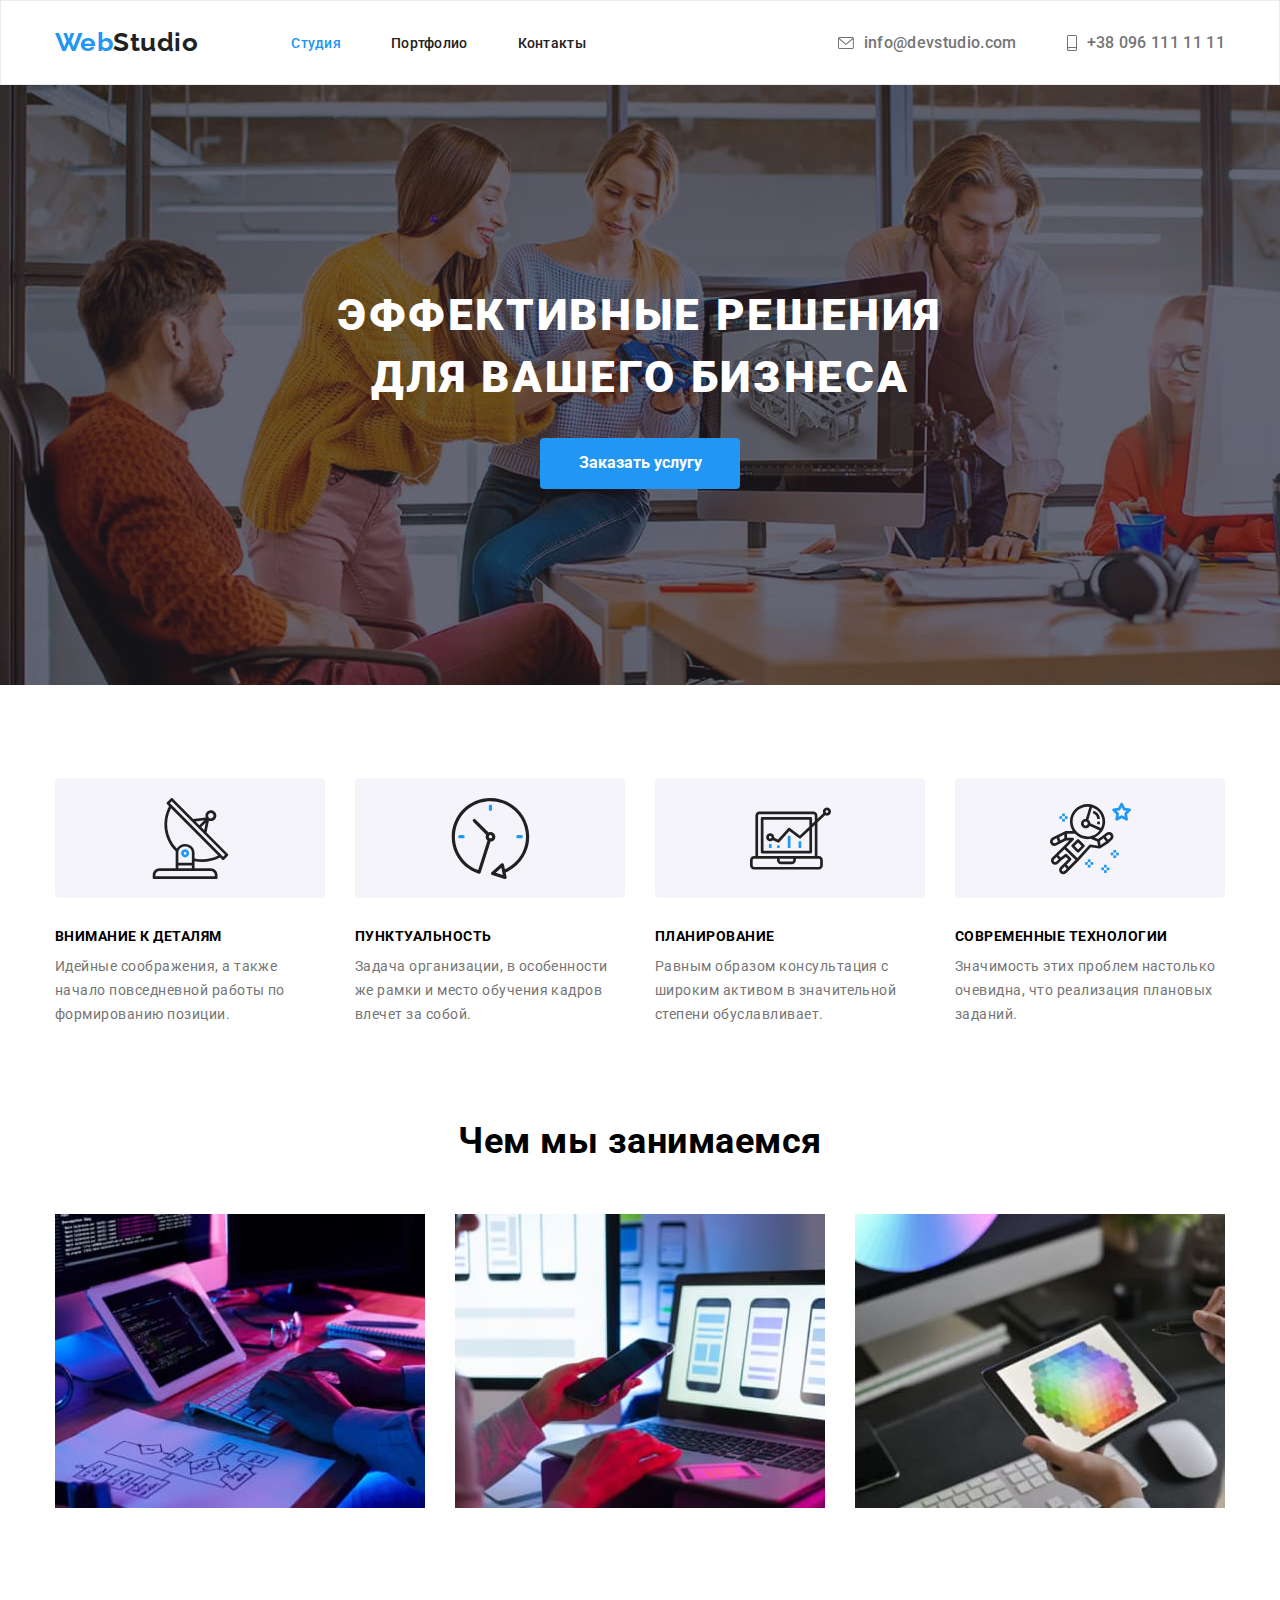
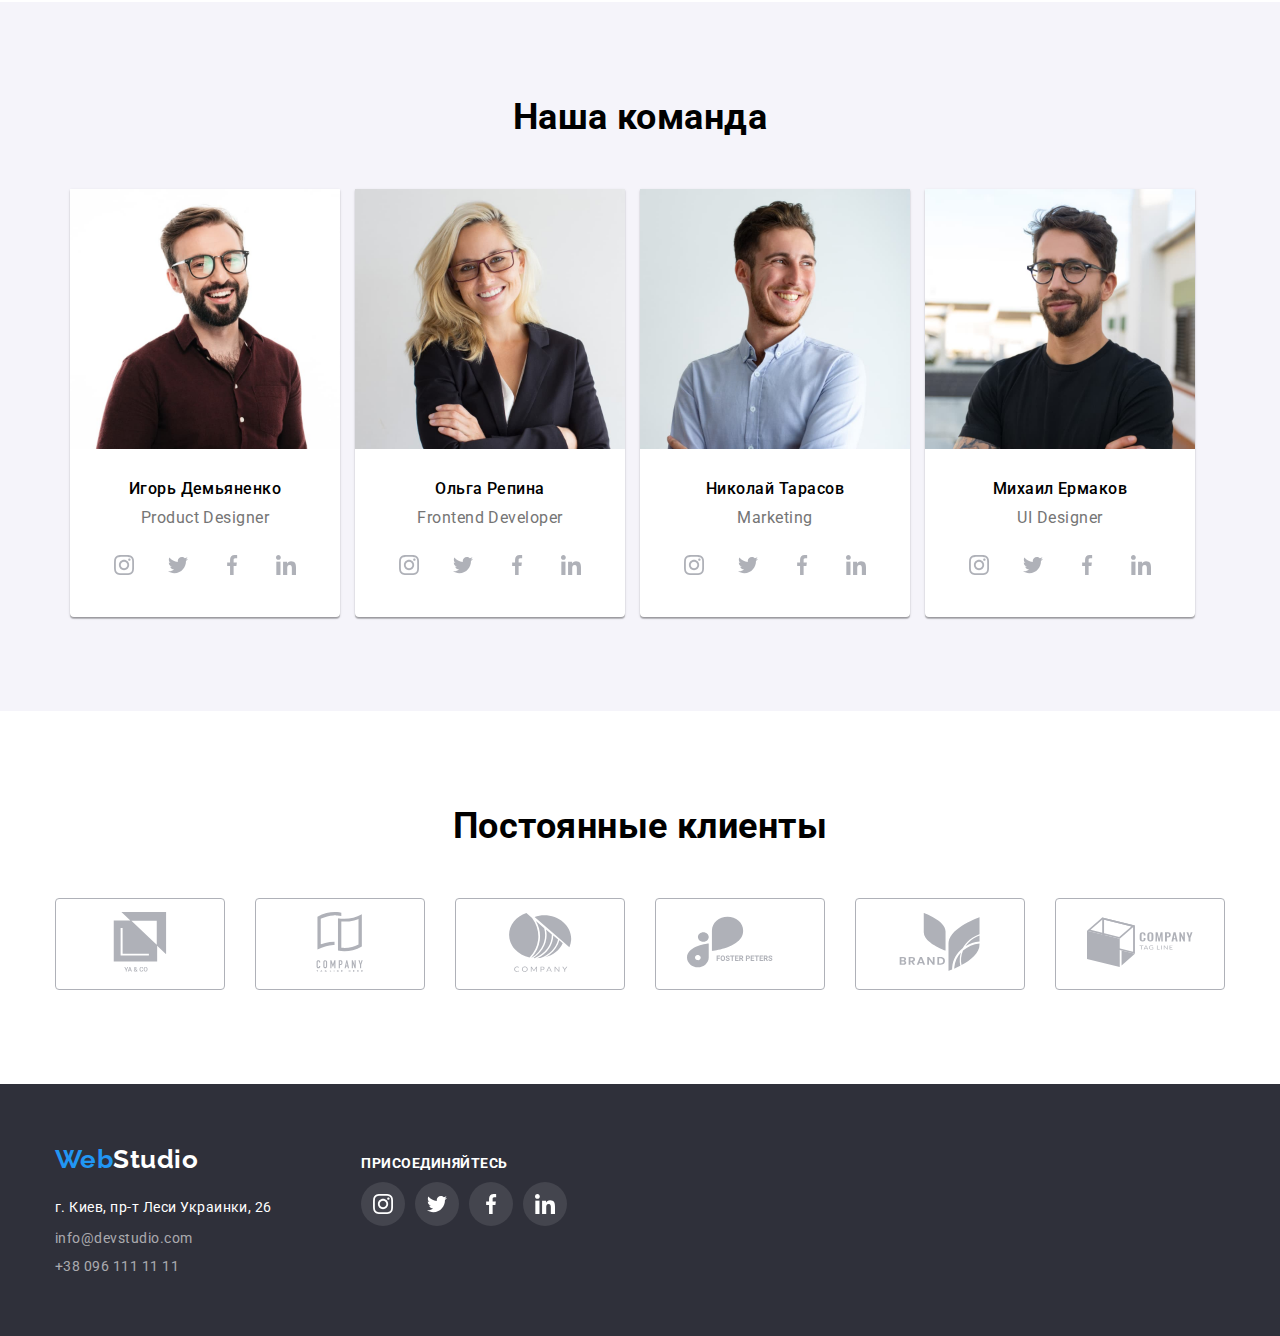
<file: index.html>
<!DOCTYPE html>
<html lang="ru">

<head>
    <meta charset="UTF-8" />
    <meta http-equiv="X-UA-Compatible" content="IE=edge" />
    <meta name="viewport" content="width=device-width, initial-scale=1.0" />
    <title>Web Studio</title>
    <link rel="preconnect" href="https://fonts.gstatic.com">
    <link
        href="https://fonts.googleapis.com/css2?family=Raleway:wght@700&family=Roboto:wght@400;500;700;900&display=swap"
        rel="stylesheet">
    <link rel="stylesheet"
        href="https://cdnjs.cloudflare.com/ajax/libs/modern-normalize/1.1.0/modern-normalize.min.css">
    <link rel="stylesheet" href="./css/styles.css">
</head>

<body>
    <!-- Шапка сайта-->
    <header>
        <div class="container main-nav">
            <div class="logo">
                <a href="./index.html">
                    <span class="logo-main">Web</span><span class="logo-header">Studio</span>
                </a>
            </div>
            <nav>
                <ul class="site-nav">
                    <li class="item"><a href="./index.html" class="link active">Студия</a></li>
                    <li class="item"><a href="./portfolio.html" class="link">Портфолио</a></li>
                    <li class="item"><a href="#" class="link">Контакты</a></li>
                </ul>
            </nav>
            <ul class="header-address">
                <li class="item">
                    <a href="mailto:info@devstudio.com" class="header-link"><svg width="16px" height="12px"
                            class="header-icon">
                            <use href="./images/sprite.svg#icon-mail"></use>
                        </svg>info@devstudio.com</a>
                </li>
                <li class="item">
                    <a href="tel:+380961111111" class="header-link"><svg width="10px" height="16px" class="header-icon">
                            <use href="./images/sprite.svg#icon-phone"></use>
                        </svg>+38 096 111 11 11</a>
                </li>
            </ul>
        </div>
    </header>

    <main class="main-section">
        <!-- Секция герой -->
        <section class="hero-section hero-container overlay">
            <div class="hero-content container">
                <h1 class="hero-text">Эффективные решения <br> для вашего бизнеса</h1>
                <button type="button" class="hero-button">Заказать услугу</button>
            </div>
        </section>

        <!-- Секция преимущества компании -->
        <section class="advantages-section container">
            <h2 class="visually-hidden">Преимущества компании</h2>
            <ul class="advantages">
                <li class="atention">
                    <h3 class="advantage">Внимание к деталям</h3>
                    <p class="advantage-text">Идейные соображения, а также начало повседневной работы по формированию
                        позиции.</p>
                </li>
                <li class="punctuality">
                    <h3 class="advantage">Пунктуальность</h3>
                    <p class="advantage-text">Задача организации, в особенности же рамки и место обучения кадров влечет
                        за собой.</p>
                </li>
                <li class="planing">
                    <h3 class="advantage">Планирование</h3>
                    <p class="advantage-text">Равным образом консультация с широким активом в значительной степени
                        обуславливает.</p>
                </li>
                <li class="technologies">
                    <h3 class="advantage">Современные технологии</h3>
                    <p class="advantage-text">Значимость этих проблем настолько очевидна, что реализация плановых
                        заданий.</p>
                </li>
            </ul>
        </section>

        <!-- Секция список услуг -->
        <section class="company-services container">
            <h2 class="head">Чем мы занимаемся</h2>
            <ul class="competence">
                <li class="list-item"><img src="./images/box-1-2.jpg" alt="верстка_сайтов" width="370"></li>
                <li class="list-item"><img src="./images/box-2-2.jpg" alt="разработка_мобильных_приложений" width="370">
                </li>
                <li class="list-item"><img src="./images/box-3-2.jpg" alt="процесс_разработки_дизайна" width="370"></li>
            </ul>
        </section>

        <!-- Секция команды -->
        <section class="team-section">
            <div class="container">

                <h2 class="our-team-head">Наша команда</h2>

                <ul class="team-image container">
                    <li class="list-item">
                        <img src="./images/img-1-2.jpg" alt="фото_сотрудника1" width="270">
                        <div class="card">
                            <h3 class="name-colleague">Игорь Демьяненко</h3>
                            <p lang="en" class="specialty">Product Designer</p>
                        </div>
                        <ul class="icon-list">
                            <li>
                                <a href="#" class="social-network"><svg class="icon" width="20px" height="20px">
                                        <use href="./images/sprite.svg#icon-instagram"></use>
                                    </svg> </a>
                            </li>
                            <li>
                                <a href="#" class="social-network"><svg class="icon" width="20px" height="20px">
                                        <use href="./images/sprite.svg#icon-twitter"></use>
                                    </svg> </a>
                            </li>
                            <li>
                                <a href="#" class="social-network"><svg class="icon" width="20px" height="20px">
                                        <use href="./images/sprite.svg#icon-facebook"></use>
                                    </svg> </a>
                            </li>
                            <li>
                                <a href="#" class="social-network"><svg class="icon" width="20px" height="20px">
                                        <use href="./images/sprite.svg#icon-linkedin"></use>
                                    </svg> </a>
                            </li>
                        </ul>
                    </li>

                    <li class="list-item">
                        <img src="./images/img-2-2.jpg" alt="фото_сотрудника2" width="270">
                        <div class="card">
                            <h3 class="name-colleague">Ольга Репина</h3>
                            <p lang="en" class="specialty">Frontend Developer</p>
                        </div>
                        <ul class="icon-list">
                            <li>
                                <a href="#" class="social-network"><svg class="icon" width="20px" height="20px">
                                        <use href="./images/sprite.svg#icon-instagram"></use>
                                    </svg> </a>
                            </li>
                            <li>
                                <a href="#" class="social-network"><svg class="icon" width="20px" height="20px">
                                        <use href="./images/sprite.svg#icon-twitter"></use>
                                    </svg> </a>
                            </li>
                            <li>
                                <a href="#" class="social-network"><svg class="icon" width="20px" height="20px">
                                        <use href="./images/sprite.svg#icon-facebook"></use>
                                    </svg> </a>
                            </li>
                            <li>
                                <a href="#" class="social-network"><svg class="icon" width="20px" height="20px">
                                        <use href="./images/sprite.svg#icon-linkedin"></use>
                                    </svg> </a>
                            </li>
                        </ul>
                    </li>

                    <li class="list-item">
                        <img src="./images/img-3-2.jpg" alt="фото_сотрудника3" width="270">
                        <div class="card">
                            <h3 class="name-colleague">Николай Тарасов</h3>
                            <p lang="en" class="specialty">Marketing</p>
                        </div>
                        <ul class="icon-list">
                            <li>
                                <a href="#" class="social-network"><svg class="icon" width="20px" height="20px">
                                        <use href="./images/sprite.svg#icon-instagram"></use>
                                    </svg> </a>
                            </li>
                            <li>
                                <a href="#" class="social-network"><svg class="icon" width="20px" height="20px">
                                        <use href="./images/sprite.svg#icon-twitter"></use>
                                    </svg> </a>
                            </li>
                            <li>
                                <a href="#" class="social-network"><svg class="icon" width="20px" height="20px">
                                        <use href="./images/sprite.svg#icon-facebook"></use>
                                    </svg> </a>
                            </li>
                            <li>
                                <a href="#" class="social-network"><svg class="icon" width="20px" height="20px">
                                        <use href="./images/sprite.svg#icon-linkedin"></use>
                                    </svg> </a>
                            </li>
                        </ul>
                    </li>

                    <li class="list-item">
                        <img src="./images/img-4-2.jpg" alt="фото_сотрудника4" width="270">
                        <div class="card">
                            <h3 class="name-colleague">Михаил Ермаков</h3>
                            <p lang="en" class="specialty">UI Designer</p>
                        </div>
                        <ul class="icon-list">
                            <li>
                                <a href="#" class="social-network"><svg class="icon" width="20px" height="20px">
                                        <use href="./images/sprite.svg#icon-instagram"></use>
                                    </svg> </a>
                            </li>
                            <li>
                                <a href="#" class="social-network"><svg class="icon" width="20px" height="20px">
                                        <use href="./images/sprite.svg#icon-twitter"></use>
                                    </svg> </a>
                            </li>
                            <li>
                                <a href="#" class="social-network"><svg class="icon" width="20px" height="20px">
                                        <use href="./images/sprite.svg#icon-facebook"></use>
                                    </svg> </a>
                            </li>
                            <li>
                                <a href="#" class="social-network"><svg class="icon" width="20px" height="20px">
                                        <use href="./images/sprite.svg#icon-linkedin"></use>
                                    </svg> </a>
                            </li>
                        </ul>
                    </li>
                </ul>
            </div>
        </section>
        <section class="our-clients-section container">
            <h2 class="head">Постоянные клиенты</h2>
            <ul class="clients-list">
                <li class="client">
                    <a href="#">
                        <svg class="client-icon"><use href="./images/sprite.svg#icon-yago"></use></svg>
                    </a>
                </li>
                <li class="client">
                    <a href="#">
                        <svg class="client-icon"><use href="./images/sprite.svg#icon-tagline"></use></svg>
                    </a>
                </li>
                <li class="client">
                    <a href="#">
                        <svg class="client-icon"><use href="./images/sprite.svg#icon-company"></use></svg>
                    </a>
                </li>
                <li class="client">
                    <a href="#">
                        <svg class="client-icon"><use href="./images/sprite.svg#icon-foster-peters"></use></svg>
                    </a>
                </li>
                <li class="client"> 
                    <a href="#">
                        <svg class="client-icon"><use href="./images/sprite.svg#icon-brand"></use></svg>
                    </a>
                </li>
                <li class="client">
                    <a href="#">
                        <svg class="client-icon"><use href="./images/sprite.svg#icon-tag"></use></svg>
                    </a>
                </li>
            </ul>
        </section>
    </main>

    <footer class="footer-container">
        <section class="container footer-flex">
            <div class="footer-main">
            <div class="logo">
                <a href="./index.html">
                    <span class="logo-main">Web</span><span class="logo-footer">Studio</span>
                </a>
            </div>
            <address>
                <p class="footer-address">г. Киев, пр-т Леси Украинки, 26</p>
                <ul class="footer-contacts">
                    <li class="footer-item"><a href="mailto:info@devstudio.com"
                            class="footer-link">info@devstudio.com</a></li>
                    <li class="footer-item"><a href="tel:+380961111111" class="footer-link">+38 096 111 11 11</a></li>
                </ul>
            </address>
            </div>

            <div class="footer-network footer-list">
                <p class="footer-title">присоединяйтесь</p>
                <ul class="footer-links">
                    <li>
                        <a href="#" class="social-network"><svg class="icon-footer" width="20px" height="20px">
                                <use href="./images/sprite.svg#icon-instagram"></use>
                            </svg> </a>
                    </li>
                    <li>
                        <a href="#" class="social-network"><svg class="icon-footer" width="20px" height="20px">
                                <use href="./images/sprite.svg#icon-twitter"></use>
                            </svg> </a>
                    </li>
                    <li>
                        <a href="#" class="social-network"><svg class="icon-footer" width="20px" height="20px">
                                <use href="./images/sprite.svg#icon-facebook"></use>
                            </svg> </a>
                    </li>
                    <li>
                        <a href="#" class="social-network"><svg class="icon-footer" width="20px" height="20px">
                                <use href="./images/sprite.svg#icon-linkedin"></use>
                            </svg> </a>
                    </li>
                </ul>
            </div>
        </section>
    </footer>
</body>

</html>
</file>
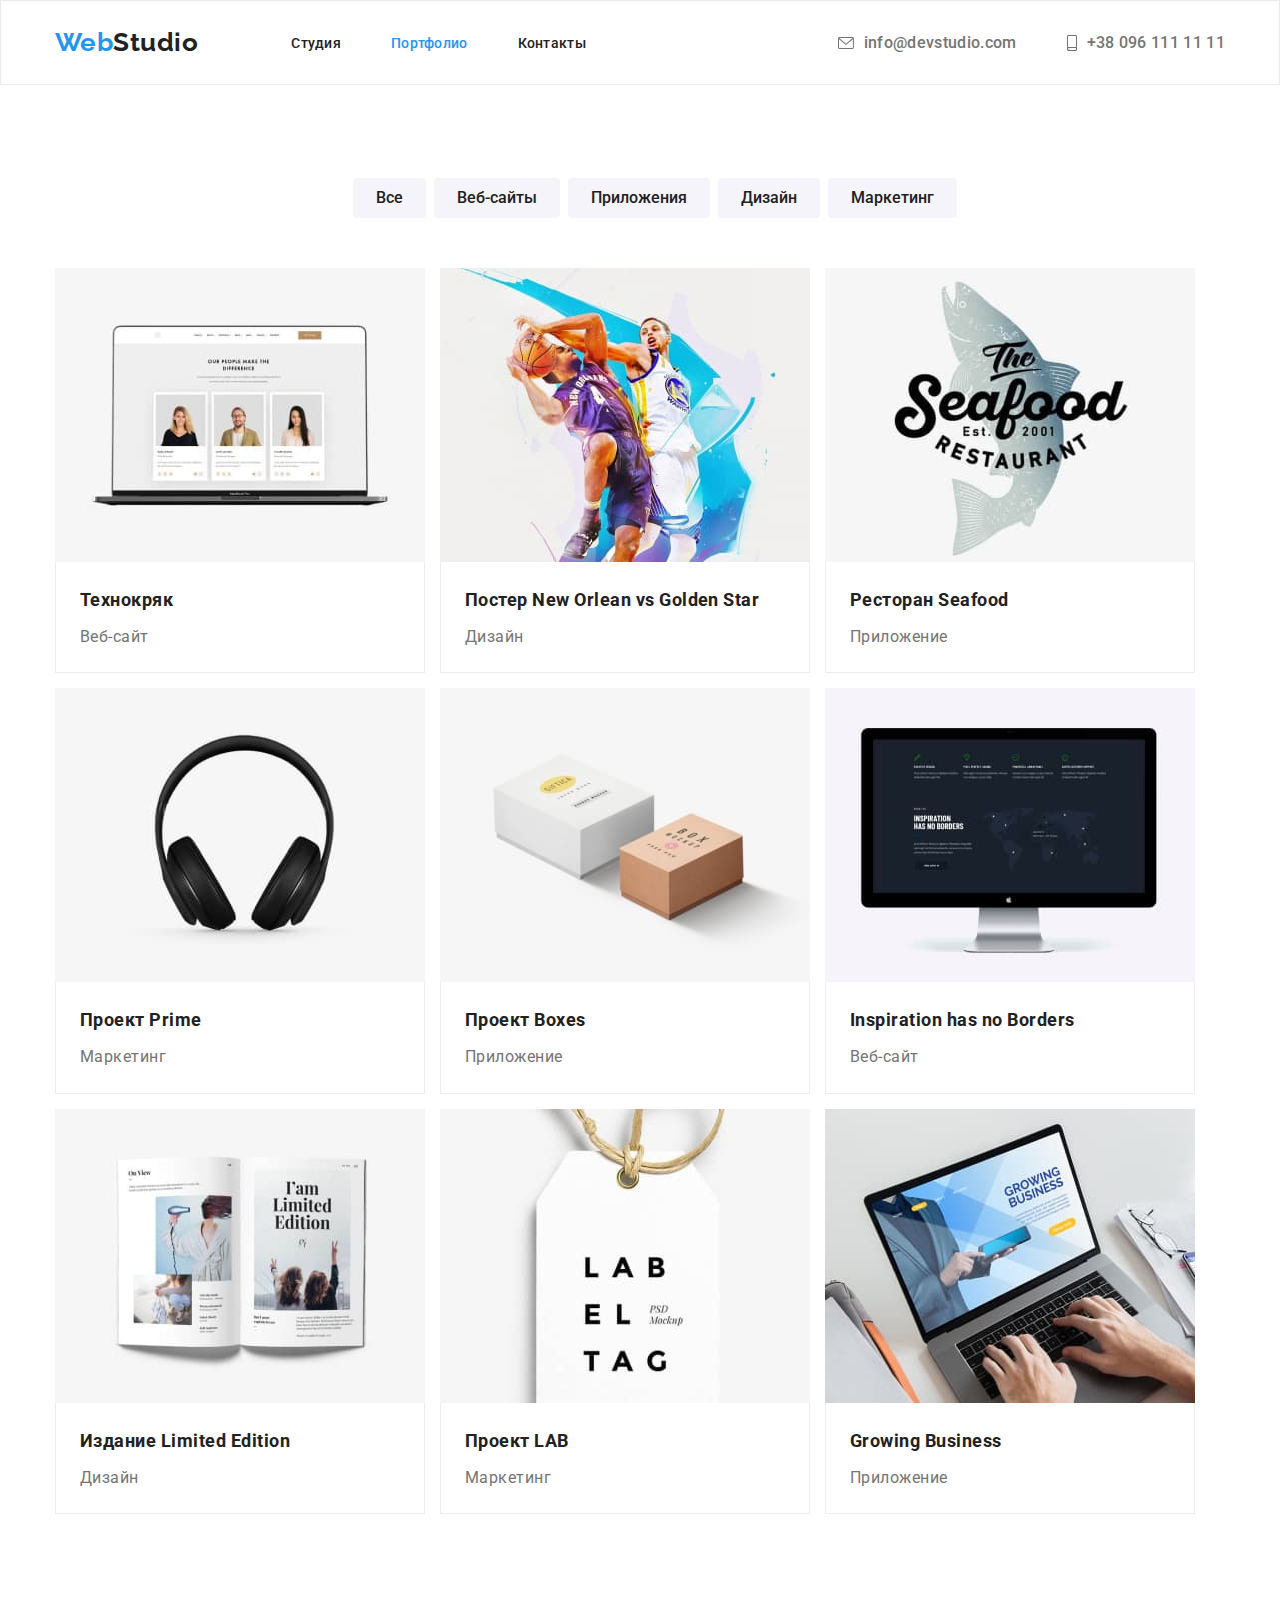
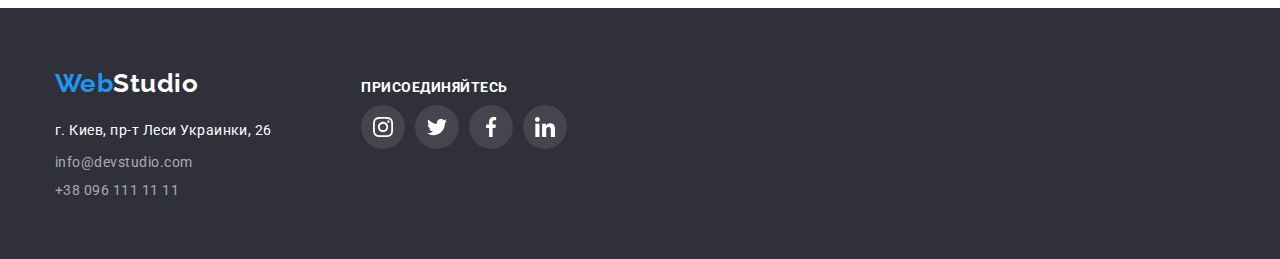
<file: portfolio.html>
<!DOCTYPE html>
<html lang="ru">

<head>
    <meta charset="UTF-8" />
    <meta http-equiv="X-UA-Compatible" content="IE=edge" />
    <meta name="viewport" content="width=device-width, initial-scale=1.0" />
    <title>Portfolio</title>
    <link rel="preconnect" href="https://fonts.gstatic.com">
    <link
        href="https://fonts.googleapis.com/css2?family=Raleway:wght@700&family=Roboto:wght@400;500;700;900&display=swap"
        rel="stylesheet">
    <link rel="preconnect" href="https://fonts.gstatic.com">
    <link href="https://fonts.googleapis.com/css2?family=Roboto:wght@400;700&display=swap" rel="stylesheet">
    <link rel="stylesheet"
        href="https://cdnjs.cloudflare.com/ajax/libs/modern-normalize/1.1.0/modern-normalize.min.css">
    <link rel="stylesheet" href="./css/styles.css">
</head>

<body>
    <!-- Шапка сайта-->
    <header>
        <div class="container main-nav">
            <div class="logo">
                <a href="./index.html">
                    <span class="logo-main">Web</span><span class="logo-header">Studio</span>
                </a>
            </div>
            <nav>
                <ul class="site-nav">
                    <li class="item"><a href="./index.html" class="link">Студия</a></li>
                    <li class="item"><a href="./portfolio.html" class="link active">Портфолио</a></li>
                    <li class="item"><a href="#" class="link">Контакты</a></li>
                </ul>
            </nav>
            <ul class="header-address">
                <li class="item">
                    <a href="mailto:info@devstudio.com" class="header-link"><svg width="16px" height="12px"
                            class="header-icon">
                            <use href="./images/sprite.svg#icon-mail"></use>
                        </svg>info@devstudio.com</a>
                </li>
                <li class="item">
                    <a href="tel:+380961111111" class="header-link"><svg width="10px" height="16px" class="header-icon">
                            <use href="./images/sprite.svg#icon-phone"></use>
                        </svg>+38 096 111 11 11</a>
                </li>
            </ul>
        </div>
    </header>

    <!-- Основной контент страницы-->
    <main>
        <!-- Список сортировки-->
        <section class="filter container">
            <h1 class="visually-hidden">Портфолио</h1>
            <ul class="section-button buttons-list container">
                <li class="item" ><button type="button" class="buttons-list-element">Все</button></li>
                <li class="item"><button type="button" class="buttons-list-element">Веб-сайты</button></li>
                <li class="item"><button type="button" class="buttons-list-element">Приложения</button></li>
                <li class="item"><button type="button" class="buttons-list-element">Дизайн</button></li>
                <li class="item"><button type="button" class="buttons-list-element">Маркетинг</button></li>
            </ul>
        </section>
        <!-- Примеры готовых продуктов -->
        <section class="finished-product container">
            <h2 class="visually-hidden">Галерея</h2>
            <ul class="product-section decoration">

                <li class="product-item">
                    <img src="./images/portfolio/img-1-2.jpg" alt="изображение сайта 1" width="370">
                    <div class="card-content">
                        <h3 class="name-product">Технокряк</h3>
                        <p class="type-product">Веб-сайт</p>
                    </div>
                </li>


                <li class="product-item">
                    <img src="./images/portfolio/img-2-2.jpg" alt="спортивный постер" width="370">
                    <div class="card-content">
                        <h3 class="name-product">Постер New Orlean vs Golden Star</h3>
                        <p class="type-product">Дизайн</p>
                    </div>
                </li>

                <li class="product-item">
                    <img src="./images/portfolio/img-3-2.jpg" alt="изображение лого ресторана" width="370">
                    <div class="card-content">
                        <h3 class="name-product">Ресторан Seafood</h3>
                        <p class="type-product">Приложение</p>
                    </div>
                </li>

                <li class="product-item">
                    <img src="./images/portfolio/img-4-2.jpg" alt="изображение наушников" width="370">
                    <div class="card-content">
                        <h3 class="name-product">Проект Prime</h3>
                        <p class="type-product">Маркетинг</p>
                    </div>
                </li>

                <li class="product-item">
                    <img src="./images/portfolio/img-5-2.jpg" alt="изображение картонных коробок" width="370">
                    <div class="card-content">
                        <h3 class="name-product">Проект Boxes</h3>
                        <p class="type-product">Приложение</p>
                    </div>
                </li>

                <li class="product-item">
                    <img src="./images/portfolio/img-6-2.jpg" alt="изображение сайта 2" width="370">
                    <div class="card-content">
                        <h3 class="name-product">Inspiration has no Borders</h3>
                        <p class="type-product">Веб-сайт</p>
                    </div>
                </li>

                <li class="product-item">
                    <img src="./images/portfolio/img-7-2.jpg" alt="изображение открытой книги" width="370">
                    <div class="card-content">
                        <h3 class="name-product">Издание Limited Edition</h3>
                        <p class="type-product">Дизайн</p>
                    </div>
                </li>

                <li class="product-item">
                    <img src="./images/portfolio/img-8-2.jpg" alt="изображение этикетки" width="370">
                    <div class="card-content">
                        <h3 class="name-product">Проект LAB</h3>
                        <p class="type-product">Маркетинг</p>
                    </div>
                </li>

                <li class="product-item">
                    <img src="./images/portfolio/img-9-2.jpg" alt="изображение ноутбука" width="370">
                    <div class="card-content">
                        <h3 class="name-product">Growing Business</h3>
                        <p class="type-product">Приложение</p>
                    </div>
                </li>

            </ul>
        </section>
    </main>
    <footer class="footer-container">
        <section class="container footer-flex">
            <div class="footer-main">
                <div class="logo">
                    <a href="./index.html">
                        <span class="logo-main">Web</span><span class="logo-footer">Studio</span>
                    </a>
                </div>
                <address>
                    <p class="footer-address">г. Киев, пр-т Леси Украинки, 26</p>
                    <ul class="footer-contacts">
                        <li class="footer-item"><a href="mailto:info@devstudio.com"
                                class="footer-link">info@devstudio.com</a></li>
                        <li class="footer-item"><a href="tel:+380961111111" class="footer-link">+38 096 111 11 11</a></li>
                    </ul>
                </address>
            </div>
    
            <div class="footer-network footer-list">
                <p class="footer-title">присоединяйтесь</p>
                <ul class="footer-links">
                    <li>
                        <a href="#" class="social-network"><svg class="icon-footer" width="20px" height="20px">
                                <use href="./images/sprite.svg#icon-instagram"></use>
                            </svg> </a>
                    </li>
                    <li>
                        <a href="#" class="social-network"><svg class="icon-footer" width="20px" height="20px">
                                <use href="./images/sprite.svg#icon-twitter"></use>
                            </svg> </a>
                    </li>
                    <li>
                        <a href="#" class="social-network"><svg class="icon-footer" width="20px" height="20px">
                                <use href="./images/sprite.svg#icon-facebook"></use>
                            </svg> </a>
                    </li>
                    <li>
                        <a href="#" class="social-network"><svg class="icon-footer" width="20px" height="20px">
                                <use href="./images/sprite.svg#icon-linkedin"></use>
                            </svg> </a>
                    </li>
                </ul>
            </div>
        </section>
    </footer>
</body>

</html>
</file>
<file: css/styles.css>
:root {
  --main-black-color: #212121;
  --secondary-text-color: #757575;
  --hero-footer-bg-color: #2f303a;
  --extra-blue-color: #2196f3;
  --main-white-color: #ffffff;
  --secondary-bg-color: #f5f4fa;
  --footer-link-color: rgba(255, 255, 255, 0.6);
  --border-color: #ececec;
  --secondary-border-color: #eeeeee;
  --icon-bg-color: #afb1b8;
  --icon-bgc-footer: rgba(255, 255, 255, 0.1);

  --card-set-gap: 15px;
  --box-shadow: 0px 1px 3px rgba(0, 0, 0, 0.12), 0px 1px 1px rgba(0, 0, 0, 0.14),
    0px 2px 1px rgba(0, 0, 0, 0.2);
}

.container {
  width: 1200px;
  padding-left: 15px;
  padding-right: 15px;
  margin-left: auto;
  margin-right: auto;

  /* outline: 2px dotted red; */
}
h1,
h2,
h3 {
  margin-top: 0px;
  margin-bottom: 0px;
}

ul,
p {
  margin: 0px;
  padding: 0px;
}
/* стили для index.html */
body {
  font-family: "Roboto", sans-serif;
  color: var(--main-text-color);
  line-height: 1.2;
  letter-spacing: 0.03em;
}
/* Убираем маркеры в списках по умолчанию */
li {
  list-style-type: none;
}
/* Убираем подчеркивание в ссылках по умолчанию */
a {
  text-decoration: none;
}
/* Убираем курсив по умолчанию */
address {
  font-style: normal;
}

/* Шапка страницы */
header {
  background-color: var(--main-white-color);
  border: 1px solid var(--border-color);
}
.main-nav,
.site-nav,
.header-address {
  display: flex;
  align-items: center;
}

/* Стили логотипа */
.logo {
  margin-right: 93px;
  font-weight: 700;
  font-size: 26px;
  line-height: 1.2;
  font-family: Raleway, sans-serif;
  text-decoration: none;
}
.site-nav > .item {
  padding: 32px 0px;
}
.site-nav .item + .item {
  margin-left: 50px;
}
.header-address {
  margin-left: auto;
}
.header-address .item {
  min-width: 135px;
  min-height: 16px;
  justify-content: center;
  align-content: center;
}
.header-address .item + .item {
  margin-left: 50px;
}
.header-link {
  display: flex;
  align-items: center;
}
.logo-main {
  color: var(--extra-blue-color);
}
.logo-header {
  color: var(--main-black-color);
}
.logo-footer {
  color: var(--main-white-color);
}
/* Стили навигации */

.site-nav .link {
  font-weight: 500;
  font-size: 14px;
  line-height: 1.2;
  letter-spacing: 0.02em;
  color: var(--main-black-color);
}
.site-nav .link:hover,
.site-nav .link:focus,
.site-nav .active {
  color: var(--extra-blue-color);
}

.header-icon {
  padding: 0;
  margin-right: 10px;

  display: inline-block;
  justify-content: center;
  align-items: center;

  fill: var(--secondary-text-color);
}
.header-link:hover .header-icon,
.header-link:focus .header-icon {
  fill: var(--extra-blue-color);
  cursor: pointer;
}

.header-address .header-link {
  font-weight: 500;
  line-height: 1.2;
  letter-spacing: 0.02em;
  color: var(--secondary-text-color);
}
.header-address .header-link:hover,
.header-address .header-link:focus {
  color: var(--extra-blue-color);
}

/* Основные стили контента страницы */
.overlay {
  max-width: 1600px;
  height: 600px;
  margin-left: auto;
  margin-right: auto;
  background-image: linear-gradient(
      to right,
      rgba(47, 48, 58, 0.4),
      rgba(47, 48, 58, 0.4)
    ),
    url(../images/hero.jpg);
}
.hero-section .hero-text {
  color: var(--main-white-color);
  letter-spacing: 0.06em;
  font-weight: 900;
  font-size: 44px;
  line-height: 1.4;
  text-transform: uppercase;
  text-align: center;
}
.hero-text {
  margin-bottom: 30px;
}
.hero-button {
  min-width: 200px;
  padding: 10px 32px;
  border: 0px;
  border-radius: 4px;
  align-items: center;

  font-weight: 700;
  font-size: 16px;
  line-height: 1.9;
  background-color: var(--extra-blue-color);
  color: var(--main-white-color);
  cursor: pointer;
}
.hero-content {
  padding: 200px 0;
  text-align: center;
}
.hero-container {
  background-color: var(--hero-footer-bg-color);
  text-align: center;
}
/* Стили для секции преимуществ компании */
.advantages-section {
  padding-top: 94px;
  padding-bottom: 94px;
}
.advantages {
  display: flex;
  justify-content: space-between;
}

.advantage {
  font-size: 14px;
  text-transform: uppercase;
  margin-bottom: 10px;
}

.advantage-text {
  width: 270px;
  font-size: 14px;
  line-height: 1.7;
  color: var(--secondary-text-color);
}

.advantages .atention::before,
.advantages .punctuality::before,
.advantages .planing::before,
.advantages .technologies::before {
  height: 120px;
  background-color: var(--secondary-bg-color);
  content: "";
  display: block;
  margin-bottom: 30px;
  border-radius: 4px;
}

.advantages .atention::before {
  background-image: url(../images/svg-images/antenna.svg);
  background-size: 30%;
  background-repeat: no-repeat;
  background-position: center;
}

.advantages .punctuality::before {
  background-image: url(../images/svg-images/clock.svg);
  background-size: 30%;
  background-repeat: no-repeat;
  background-position: center;
}
.advantages .planing::before {
  background-image: url(../images/svg-images/diagram.svg);
  background-size: 30%;
  background-repeat: no-repeat;
  background-position: center;
}
.advantages .technologies::before {
  background-image: url(../images/svg-images/astronaut.svg);
  background-size: 30%;
  background-repeat: no-repeat;
  background-position: center;
}

/* Стили для секции услуг компании */
.company-services {
  padding-bottom: 94px;
}

.company-services > .head {
  font-size: 36px;
  text-align: center;
  margin-bottom: 50px;
}

.competence {
  display: flex;
  justify-content: space-between;
}

/* Стили секции команда */
.card {
  padding-top: 30px;
}
.team-section {
  padding-top: 94px;
  padding-bottom: 94px;
  background-color: var(--secondary-bg-color);
}
.our-team-head {
  font-size: 36px;
  text-align: center;
  margin-bottom: 50px;
}

.name-colleague {
  font-weight: 500;
  font-size: 16px;
  text-align: center;
  margin-bottom: 10px;
}
.specialty {
  font-size: 16px;
  color: var(--secondary-text-color);
  text-align: center;
  margin-bottom: 16px;
}

.icon-list {
  display: flex;
  margin: 0 auto;
  padding: 0 32px 30px;
  justify-content: center;
}

.icon-list .social-network {
  width: 44px;
  height: 44px;
  border-radius: 50%;

  display: flex;
  justify-content: center;
  align-items: center;
  cursor: pointer;
}
.icon-list > li:not(:last-child) {
  margin-right: 10px;
}

.icon-list .social-network:hover,
.icon-list .social-network:focus {
  background-color: var(--extra-blue-color);
}
.icon {
  width: 20px;
  height: 20px;
  padding: 0;
  margin: 0;

  display: flex;
  justify-content: center;
  align-items: center;
  fill: var(--icon-bg-color);
}

.icon-list li:hover .icon,
.icon-list li:focus .icon {
  fill: var(--main-white-color);
  background-color: var(--extra-blue-color);
}

/* Карточки страницы - студия */
.team-image {
  display: flex;
  flex-wrap: wrap;
  margin-left: calc(-1 * var(--card-set-gap));
  margin-top: calc(-1 * var(--card-set-gap));
}
.team-image > .list-item {
  flex-basis: calc(100% - var(--card-set-gap)) / 4;
  margin-left: var(--card-set-gap);
  margin-top: var(--card-set-gap);
  padding: 0px;
  background-color: var(--main-white-color);
  border: var(--border-color);
  border-radius: 0px 0px 4px 4px;
  box-shadow: var(--box-shadow);
}
/* Стили секции Наши клиенты */

.our-clients-section {
  padding-top: 94px;
  padding-bottom: 94px;
  display: block;
}

.our-clients-section > .head {
  font-size: 36px;
  text-align: center;
  margin-bottom: 50px;
}

.clients-list {
  display: flex;
}
.clients-list .client {
  width: 170px;
  height: 92px;
  border: 1px solid var(--icon-bg-color);
  border-radius: 4px;

  display: flex;
  justify-content: center;
  align-items: center;
  cursor: pointer;

  fill: var(--icon-bg-color);
}
.clients-list .client:not(:last-child) {
  margin-right: 30px;
}
.clients-list .client:hover,
.clients-list .client:focus {
  border: 1px solid var(--extra-blue-color);
}

.client-icon {
  width: 106px;
  height: 60px;
  fill: var(--icon-bg-color);
}

.clients-list .client:hover .client-icon,
.clients-list .client:focus .client-icon {
  fill: var(--extra-blue-color);
}
/* Стили футера */

.footer-container {
  padding-top: 60px;
  padding-bottom: 60px;
  background-color: var(--hero-footer-bg-color);
}
.container .footer-main .logo {
  margin-bottom: 20px;
}
.footer-address {
  font-size: 14px;
  line-height: 1.7;
  color: var(--main-white-color);
  margin-bottom: 9px;
}
.footer-item:not(:last-child) {
  margin-bottom: 9px;
}
.footer-contacts .footer-link {
  font-size: 14px;
  color: var(--footer-link-color);
}
.footer-contacts .footer-link:hover,
.footer-contacts .footer-link:focus {
  color: var(--extra-blue-color);
}
.footer-flex {
  display: flex;
  align-items: baseline;
}
.footer-list {
  display: block;
  margin-left: 70px;
  list-style: none;
}
.footer-links {
  display: flex;
  margin: 0 auto;
}
.footer-title {
  margin-top: 0;
  margin-bottom: 10px;
  font-weight: 700;
  font-size: 14px;
  line-height: 1.1;
  text-transform: uppercase;
  color: var(--main-white-color);
}
.footer-links .social-network {
  width: 44px;
  height: 44px;
  border-radius: 50%;

  display: flex;
  justify-content: center;
  align-items: center;
  cursor: pointer;
  background-color: var(--icon-bgc-footer);
}
.footer-links > li:not(:last-child) {
  margin-right: 10px;
}

.footer-links .social-network:hover,
.footer-links .social-network:focus {
  background-color: var(--extra-blue-color);
}
.icon-footer {
  width: 20px;
  height: 20px;
  padding: 0;
  margin: 0;

  display: flex;
  justify-content: center;
  align-items: center;
  fill: var(--main-white-color);
}

.footer-links li:hover .icon,
.ifooter-links li:focus .icon {
  fill: var(--main-white-color);
  background-color: var(--extra-blue-color);
}

/* Стили для страницы портфолио */
.buttons-list {
  display: flex;
  justify-content: center;
  padding-top: 94px;
  margin-bottom: 50px;
}

.buttons-list .buttons-list-element {
  padding: 6px 22px;
  font-weight: 500;
  font-size: 16px;
  line-height: 1.6;
  background-color: var(--secondary-bg-color);
  color: var(--main-black-color);
  border: 1px solid transparent;
  border-radius: 4px;
}
.buttons-list .buttons-list-element:hover {
  background-color: var(--extra-blue-color);
  color: var(--main-white-color);
  cursor: pointer;
  box-shadow: 0px 2px 2px rgba(0, 0, 0, 0.12), 0px 1px 2px rgba(0, 0, 0, 0.08),
    0px 3px 1px rgba(0, 0, 0, 0.01);
}
.section-button .item {
  margin-right: 8px;
}
.section-button .item:last-child {
  margin-right: 0px;
}
/* карточки продуктов */
.product-section {
  display: flex;
  flex-wrap: wrap;
  padding-bottom: 94px;
  margin-left: calc(-1 * var(--card-set-gap));
  margin-top: calc(-1 * var(--card-set-gap));
}

.product-item {
  flex-basis: calc(100% - var(--card-set-gap)) / 3;
  margin-left: var(--card-set-gap);
  margin-top: var(--card-set-gap);
  padding: 0px;
}

.name-product {
  margin-bottom: 4px;
  font-weight: bold;
  font-size: 18px;
  line-height: 36px;
  color: var(--main-black-color);
}
.type-product {
  font-size: 16px;
  line-height: 1.9;
  color: var(--secondary-text-color);
}

img {
  display: block;
  max-width: 100%;
  height: auto;
}

.card-content {
  padding: 20px 24px;
  border-top: 1px solid hidden;
  border-left: 1px solid var(--secondary-border-color);
  border-bottom: 1px solid var(--secondary-border-color);
  border-right: 1px solid var(--secondary-border-color);
}

.product-item:hover {
  box-shadow: 0px 1px 1px rgba(0, 0, 0, 0.12), 0px 4px 4px rgba(0, 0, 0, 0.06),
    1px 4px 6px rgba(0, 0, 0, 0.16);
  cursor: pointer;
}

/* визуально скрытые заголовки секций */
.visually-hidden:not(:focus):not(:active) {
  width: 1px;
  height: 1px;
  margin: -1px;
  border: 0;
  padding: 0;
  white-space: nowrap;
  clip-path: inset(100%);
  clip: rect(0 0 0 0);
  overflow: hidden;
}
</file>
